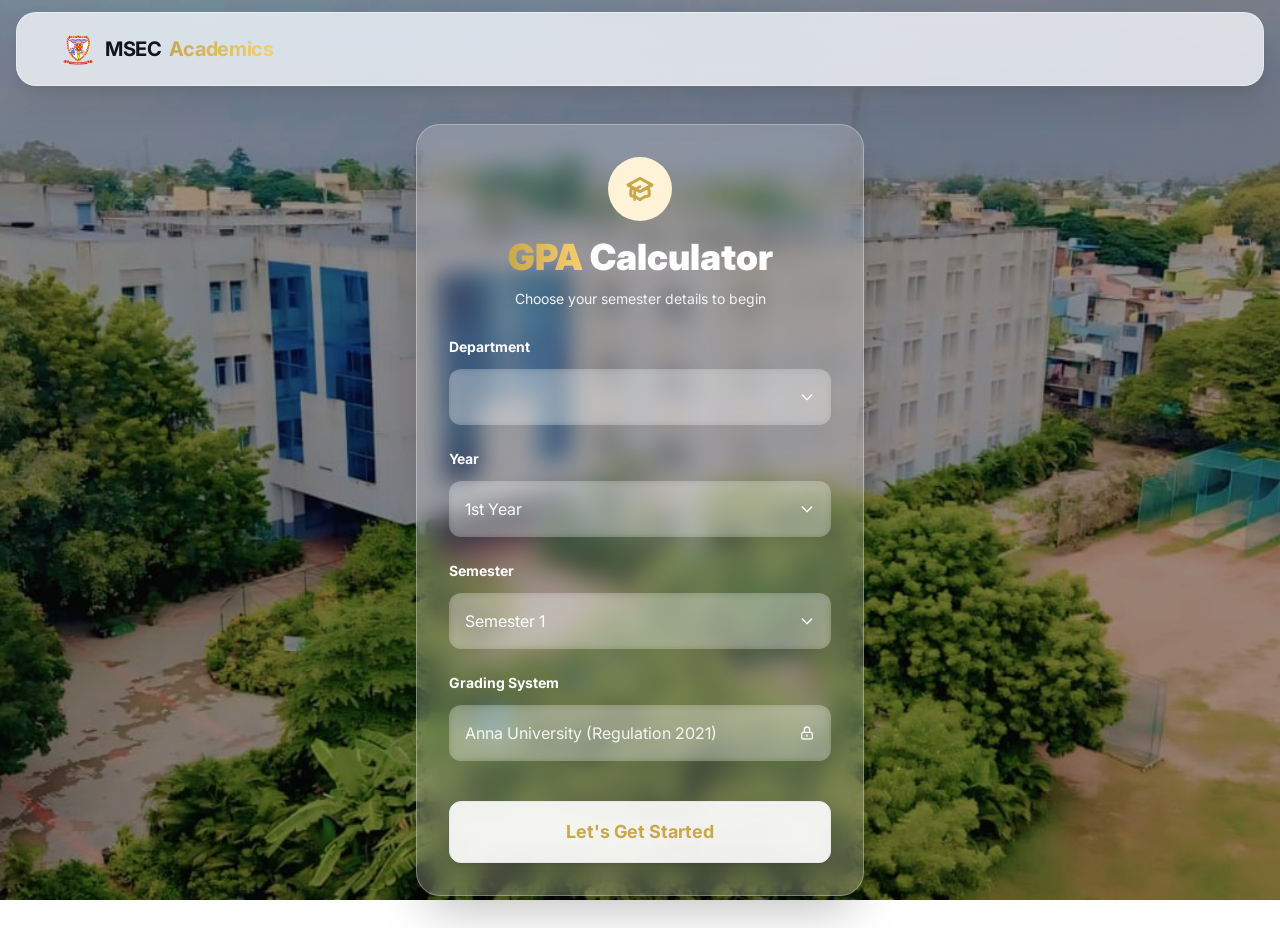
<file: index.html>
<!doctype html>
<html lang="en">

<head>
  <meta charset="utf-8" />
  <meta name="viewport" content="width=device-width,initial-scale=1,maximum-scale=1,user-scalable=no" />
  <title>MSEC Academics — GPA & CGPA Dashboard</title>
  <link rel="preconnect" href="https://fonts.googleapis.com">
  <link rel="preconnect" href="https://fonts.gstatic.com" crossorigin>
  <link
    href="https://fonts.googleapis.com/css2?family=Inter:wght@300;400;500;600;700;800&family=Manrope:wght@400;500;600;700;800&display=swap"
    rel="stylesheet">
  <link rel="icon" type="image/png" href="assets/images/mseclogo.png">
  <link rel="stylesheet" href="academics-tailwind.css">
  <link rel="stylesheet" href="styles.css?v=10">
</head>

<body>

  <!-- Top Navigation Bar (Floating pill — matches Academics-2) -->
  <header
    class="relative z-[150] glass-card rounded-2xl sm:rounded-[20px] flex items-center justify-between gap-3 sm:gap-4 px-3 sm:px-4 md:px-6 lg:px-8 xl:px-10 py-3 sm:py-4 mx-2 sm:mx-3 md:mx-4 top-2 sm:top-3 md:top-4"
    style="z-index: 150;">
    <div class="flex items-center gap-2 md:gap-3">
      <img src="assets/images/mseclogo.png" alt="MSEC Logo" class="h-8 w-8 md:h-10 md:w-10 object-contain">
      <h2 class="text-base sm:text-lg md:text-xl font-bold leading-tight tracking-[-0.015em] whitespace-nowrap">
        <span class="text-[#111418]">MSEC </span>
        <span class="wave-text pb-0.5" style="margin-left: 2px;">Academics</span>
      </h2>
    </div>
  </header>

  <!-- Intro Setup Overlay -->
  <div id="intro-overlay" class="intro-overlay active px-3 sm:px-4 py-6 sm:py-8">
    <div class="fixed inset-0 bg-black/40 z-0 pointer-events-none"></div>
    <div class="relative z-10 w-full max-w-md mx-auto mb-auto modal-gap">
      <div class="w-full relative z-10">
        <div
          class="backdrop-blur-md bg-white/20 border border-white/30 p-5 sm:p-8 rounded-2xl sm:rounded-3xl shadow-2xl relative overflow-hidden">
          <div class="text-center mb-6 sm:mb-8">
            <div
              class="inline-flex items-center justify-center w-14 h-14 sm:w-16 sm:h-16 bg-blue-100 rounded-full mb-4 sm:mb-6">
              <svg class="w-7 h-7 sm:w-8 sm:h-8 text-blue-600" fill="none" stroke="currentColor" viewBox="0 0 24 24"
                xmlns="http://www.w3.org/2000/svg">
                <path stroke-linecap="round" stroke-linejoin="round" stroke-width="2" d="M12 14l9-5-9-5-9 5 9 5z">
                </path>
                <path stroke-linecap="round" stroke-linejoin="round" stroke-width="2"
                  d="M12 14l6.16-3.422a12.083 12.083 0 01.665 6.479A11.952 11.952 0 0012 20.055a11.952 11.952 0 00-6.824-2.998 12.078 12.078 0 01.665-6.479L12 14z">
                </path>
                <path stroke-linecap="round" stroke-linejoin="round" stroke-width="2"
                  d="M12 14l9-5-9-5-9 5 9 5zm0 0l6.16-3.422a12.083 12.083 0 01.665 6.479A11.952 11.952 0 0012 20.055a11.952 11.952 0 00-6.824-2.998 12.078 12.078 0 01.665-6.479L12 14zm-4 6v-7.5l4-2.222">
                </path>
              </svg>
            </div>
            <h1 class="text-2xl sm:text-4xl font-black text-white mb-1.5 sm:mb-2"><span class="wave-text">GPA</span>
              Calculator</h1>
            <p class="text-gray-100 text-sm sm:text-lg">Choose your semester details to begin</p>
          </div>

          <div class="space-y-5 sm:space-y-6">
            <div class="relative">
              <label for="intro-dept" class="block text-sm font-bold text-white mb-3">Department</label>
              <div class="relative">
                <select id="intro-dept"
                  class="w-full pl-4 pr-10 py-3 sm:py-4 border-0 rounded-xl sm:rounded-2xl backdrop-blur-sm bg-white/20 border border-white/30 focus:ring-2 focus:ring-blue-300 focus:outline-none transition-all duration-200 text-white placeholder:text-gray-200 appearance-none text-ellipsis overflow-hidden whitespace-nowrap">
                  <option value="CSE" style="color:#1e293b;">Computer Science & Engineering (CSE)</option>
                  <option value="IT" style="color:#1e293b;">Information Technology (IT)</option>
                  <option value="ECE" style="color:#1e293b;">Electronics & Communication (ECE)</option>
                  <option value="EEE" style="color:#1e293b;">Electrical & Electronics Engineering (EEE)</option>
                  <option value="CIVIL" style="color:#1e293b;">Civil Engineering (CIVIL)</option>
                  <option value="MECH" style="color:#1e293b;">Mechanical Engineering (MECH)</option>
                  <option value="AIDS" style="color:#1e293b;">Artificial Intelligence & Data Science (AIDS)</option>
                  <option value="CUSTOM" style="color:#1e293b;">Custom Branch (Manually Enter)</option>
                </select>
                <div class="pointer-events-none absolute inset-y-0 right-0 flex items-center px-4 text-white">
                  <svg class="w-4 h-4" fill="none" stroke="currentColor" viewBox="0 0 24 24">
                    <path stroke-linecap="round" stroke-linejoin="round" stroke-width="2" d="M19 9l-7 7-7-7"></path>
                  </svg>
                </div>
              </div>
            </div>

            <div class="relative">
              <label for="intro-year" class="block text-sm font-bold text-white mb-3">Year</label>
              <div class="relative">
                <select id="intro-year"
                  class="w-full pl-4 pr-10 py-3 sm:py-4 border-0 rounded-xl sm:rounded-2xl backdrop-blur-sm bg-white/20 border border-white/30 focus:ring-2 focus:ring-blue-300 focus:outline-none transition-all duration-200 text-white placeholder:text-gray-200 appearance-none text-ellipsis overflow-hidden whitespace-nowrap">
                  <option value="1" style="color:#1e293b;">1st Year</option>
                  <option value="2" style="color:#1e293b;">2nd Year</option>
                  <option value="3" style="color:#1e293b;">3rd Year</option>
                  <option value="4" style="color:#1e293b;">4th Year</option>
                </select>
                <div class="pointer-events-none absolute inset-y-0 right-0 flex items-center px-4 text-white">
                  <svg class="w-4 h-4" fill="none" stroke="currentColor" viewBox="0 0 24 24">
                    <path stroke-linecap="round" stroke-linejoin="round" stroke-width="2" d="M19 9l-7 7-7-7"></path>
                  </svg>
                </div>
              </div>
            </div>

            <div class="relative">
              <label for="intro-sem" class="block text-sm font-bold text-white mb-3">Semester</label>
              <div class="relative">
                <select id="intro-sem"
                  class="w-full pl-4 pr-10 py-3 sm:py-4 border-0 rounded-xl sm:rounded-2xl backdrop-blur-sm bg-white/20 border border-white/30 focus:ring-2 focus:ring-blue-300 focus:outline-none transition-all duration-200 text-white placeholder:text-gray-200 appearance-none text-ellipsis overflow-hidden whitespace-nowrap">
                  <option value="1" style="color:#1e293b;">Semester 1</option>
                  <option value="2" style="color:#1e293b;">Semester 2</option>
                </select>
                <div class="pointer-events-none absolute inset-y-0 right-0 flex items-center px-4 text-white">
                  <svg class="w-4 h-4" fill="none" stroke="currentColor" viewBox="0 0 24 24">
                    <path stroke-linecap="round" stroke-linejoin="round" stroke-width="2" d="M19 9l-7 7-7-7"></path>
                  </svg>
                </div>
              </div>
            </div>

            <div>
              <label class="block text-sm font-bold text-white mb-3">Grading System</label>
              <div
                class="w-full px-4 py-3 sm:py-4 border-0 rounded-xl sm:rounded-2xl backdrop-blur-sm bg-white/20 border border-white/30 text-white/90 cursor-not-allowed select-none flex items-center justify-between">
                <span>Anna University (Regulation 2021)</span>
                <!-- Lock Icon -->
                <svg class="w-4 h-4 text-white/50" fill="none" stroke="currentColor" viewBox="0 0 24 24">
                  <path stroke-linecap="round" stroke-linejoin="round" stroke-width="2"
                    d="M12 15v2m-6 4h12a2 2 0 002-2v-6a2 2 0 00-2-2H6a2 2 0 00-2 2v6a2 2 0 002 2zm10-10V7a4 4 0 00-8 0v4h8z">
                  </path>
                </svg>
              </div>
              <input type="hidden" id="intro-scale" value="AU">
            </div>

            <div class="pt-4">
              <button id="btn-start"
                class="w-full py-3.5 sm:py-4 px-6 bg-white/90 backdrop-blur-md border border-white/50 text-blue-600 shadow-lg hover:bg-white hover:shadow-xl text-base sm:text-lg font-bold rounded-xl sm:rounded-2xl transition-all duration-300 md:hover:scale-105 cursor-pointer">
                Let's Get Started
              </button>
            </div>
          </div>
        </div>
      </div>
    </div>
  </div>

  <!-- Main Application (Hidden initially) -->
  <main id="main-app" class="page" style="display: none;">
    <!-- Tab Switcher (Segmented Control) -->
    <div class="segmented-control-container mt-6 sm:mt-10 mb-6">
      <div class="segmented-control">
        <div class="segmented-highlight" id="tab-highlight"></div>
        <div class="segmented-buttons">
          <button type="button" id="tab-btn-gpa" class="tab-btn active">Semester GPA Calculator</button>
          <button type="button" id="tab-btn-cgpa" class="tab-btn">Cumulative CGPA Tracker</button>
        </div>
      </div>
    </div>

    <!-- TAB 1: GPA PLANNER VIEW -->
    <section id="gpa-view" class="tab-view active-view">

      <!-- Preset Settings Card (Collapsible or just small display) -->
      <div class="card glass-card mb-6 flex-between">
        <div>
          <h3 class="text-lg font-bold text-primary" id="current-preset-title">Computer Science - Semester 1</h3>
          <p class="text-sm text-secondary" id="current-preset-scale">Anna University (10.0 Scale)</p>
        </div>
        <button id="btn-change-setup" class="btn-outline-blue text-sm px-4 py-2">Change Setup</button>
      </div>

      <!-- Main Course Planner Card -->
      <div class="card glass-card main-planner-card animate-fadeIn">
        <div class="card-header-bar flex-between flex-wrap gap-4 mb-6">
          <div class="header-left">
            <h2 class="text-xl font-bold text-primary">Course Grades Calculator</h2>
            <p class="text-secondary text-sm mt-1">Grades auto-save. Calculate your semester GPA.</p>
          </div>
        </div>

        <form id="gpa-form">
          <div class="table-responsive mb-4">
            <table id="courses-table" class="w-full">
              <thead>
                <tr>
                  <th style="width: 45%;">Course Name</th>
                  <th style="width: 15%;">Credits</th>
                  <th style="width: 20%;">Grade</th>
                  <th style="width: 12%; text-align: right;" class="hide-on-mobile">Points</th>
                  <th style="width: 8%;"></th>
                </tr>
              </thead>
              <tbody>
                <!-- Rows injected via JS -->
              </tbody>
            </table>
          </div>

          <div class="controls-row flex gap-3 flex-wrap">
            <button type="button" id="add-course" class="btn-outline-blue flex items-center gap-2">
              <svg viewBox="0 0 24 24" fill="none" width="18" height="18" stroke="currentColor" stroke-width="2.5">
                <path d="M12 5v14M5 12h14" stroke-linecap="round" />
              </svg>
              Add Custom Course
            </button>
            <button type="button" id="save-semester" class="btn-success flex items-center gap-2">
              <svg viewBox="0 0 24 24" fill="none" width="18" height="18" stroke="currentColor" stroke-width="2.5">
                <path d="M8 7H5a2 2 0 00-2 2v9a2 2 0 002 2h14a2 2 0 002-2V9a2 2 0 00-2-2h-3m-1 4l-3 3m0 0l-3-3m3 3V4"
                  stroke-linecap="round" stroke-linejoin="round" />
              </svg>
              Save
            </button>
            <button type="button" id="reset" class="btn-destructive flex items-center gap-2">
              <svg viewBox="0 0 24 24" fill="none" width="18" height="18" stroke="currentColor" stroke-width="2.5">
                <path
                  d="M19 7l-.867 12.142A2 2 0 0116.138 21H7.862a2 2 0 01-1.995-1.858L5 7m5 4v6m4-6v6m1-10V4a1 1 0 00-1-1h-4a1 1 0 00-1 1v3M4 7h16"
                  stroke-linecap="round" stroke-linejoin="round" />
              </svg>
              Reset Semester
            </button>
          </div>
        </form>

        <!-- Stats and Calculation Display (Glassmorphism Station Clock Card) -->
        <div class="station-clock-card mt-8">
          <div class="clock-accent-line"></div>
          <div class="clock-content text-center">
            <div class="clock-metric">
              <span class="metric-label text-xs font-bold uppercase tracking-widest text-slate-500">SEMESTER GPA</span>
              <div class="metric-value font-mono text-5xl font-black text-blue-600 my-2"
                style="text-shadow: 0 0 15px rgba(59, 130, 246, 0.2);" id="gpa-display">0.00</div>
            </div>

            <div class="clock-details flex justify-center gap-4 flex-wrap mt-2">
              <div class="detail-pill">
                <span class="label text-slate-500 text-sm">Total Credits:</span>
                <span class="value font-bold text-slate-800 text-sm" id="total-credits">0.00</span>
              </div>
              <div class="detail-pill">
                <span class="label text-slate-500 text-sm">Graded:</span>
                <span class="value font-bold text-slate-800 text-sm" id="graded-count">0/0</span>
              </div>
            </div>

            <!-- Grade Distribution -->
            <div
              style="margin-top:16px;background:linear-gradient(135deg,rgba(248,250,252,0.9),rgba(241,245,249,0.7));border:1px solid rgba(203,213,225,0.6);border-radius:14px;padding:16px;width:100%;box-shadow:0 1px 4px rgba(0,0,0,0.04);">
              <!-- Header -->
              <div style="display:flex;align-items:center;justify-content:space-between;margin-bottom:12px;">
                <div style="display:flex;align-items:center;gap:6px;">
                  <div
                    style="width:3px;height:14px;background:linear-gradient(to bottom,#3b82f6,#6366f1);border-radius:2px;">
                  </div>
                  <span
                    style="font-size:10px;font-weight:800;text-transform:uppercase;letter-spacing:0.1em;color:#64748b;">Grade
                    Distribution</span>
                </div>
                <span style="font-size:11px;color:#94a3b8;font-weight:600;" id="grade-dist-summary"></span>
              </div>

              <!-- Bars -->
              <div
                style="display:flex;align-items:flex-end;justify-content:space-around;gap:6px;height:90px;padding:0 4px;border-bottom:2px solid rgba(203,213,225,0.5);margin-bottom:2px;"
                id="grade-distribution-bars">
                <!-- Dynamically populated -->
              </div>

              <!-- Grade Range Button -->
              <div
                style="margin-top:14px;border-top:1px solid rgba(203,213,225,0.5);padding-top:12px;text-align:center;">
                <button id="view-grade-range-btn" type="button"
                  style="display:inline-flex;align-items:center;gap:6px;background:linear-gradient(135deg,#3b82f6,#6366f1);color:#fff;border:none;border-radius:10px;padding:8px 18px;font-size:12px;font-weight:700;cursor:pointer;letter-spacing:0.04em;box-shadow:0 2px 8px rgba(99,102,241,0.25);transition:all 0.2s;">
                  <svg width="14" height="14" fill="none" stroke="currentColor" stroke-width="2.5" viewBox="0 0 24 24">
                    <path stroke-linecap="round" stroke-linejoin="round"
                      d="M9 5H7a2 2 0 00-2 2v12a2 2 0 002 2h10a2 2 0 002-2V7a2 2 0 00-2-2h-2M9 5a2 2 0 002 2h2a2 2 0 002-2M9 5a2 2 0 012-2h2a2 2 0 012 2" />
                  </svg>
                  View Grade Range
                </button>
              </div>
            </div>
          </div>
        </div>
      </div>
    </section>

    <!-- TAB 2: CGPA TRACKER VIEW -->
    <section id="cgpa-view" class="tab-view">
      <div class="card glass-card cgpa-card animate-fadeIn">
        <div class="card-header-bar flex-between flex-wrap gap-4 mb-6">
          <div>
            <h2 class="text-xl font-bold text-primary">Cumulative GPA Tracker</h2>
            <p class="text-secondary text-sm mt-1">Combine your GPA across multiple semesters.</p>
          </div>
          <button type="button" id="cgpa-reset" class="btn-destructive text-sm px-4 py-2">Clear CGPA</button>
        </div>

        <div class="cgpa-layout-grid grid gap-6 md:grid-cols-2">
          <!-- Left: Inputs -->
          <div class="cgpa-inputs-panel">
            <div class="table-responsive">
              <table id="cgpa-table" class="w-full">
                <thead>
                  <tr>
                    <th>Semester</th>
                    <th>Credits</th>
                    <th>GPA Secured</th>
                    <th></th>
                  </tr>
                </thead>
                <tbody id="cgpa-tbody">
                  <!-- JS Injected -->
                </tbody>
              </table>
            </div>
            <button type="button" id="cgpa-add-row"
              class="btn-outline-blue w-full mt-4 flex justify-center items-center gap-2">
              <svg viewBox="0 0 24 24" fill="none" width="18" height="18" stroke="currentColor" stroke-width="2.5">
                <path d="M12 5v14M5 12h14" stroke-linecap="round" />
              </svg>
              Add Semester Row
            </button>
          </div>

          <!-- Right: Clock Stats -->
          <div class="cgpa-display-panel station-clock-card self-start">
            <div class="clock-accent-line" style="background: linear-gradient(90deg, #34d399, #10b981, #059669);"></div>
            <div class="clock-content text-center">
              <span class="metric-label text-xs font-bold uppercase tracking-widest text-slate-500">CUMULATIVE
                CGPA</span>
              <div class="metric-value font-mono text-5xl font-black text-emerald-600 my-2"
                style="text-shadow: 0 0 15px rgba(16, 185, 129, 0.2);" id="cgpa-display-val">0.00</div>

              <div class="cgpa-details mt-4 flex flex-col gap-2 items-center">
                <div class="detail-pill">
                  <span class="label text-slate-500 text-sm">Total CGPA Credits:</span>
                  <span class="value font-bold text-slate-800 text-sm" id="cgpa-total-credits">0.00</span>
                </div>
                <div class="detail-pill mt-1">
                  <span class="label text-slate-500 text-sm">Classification:</span>
                  <span class="value font-bold text-slate-800 text-sm" id="cgpa-class">—</span>
                </div>
              </div>

              <!-- Motivational Box -->
              <div
                class="cgpa-motivational-box mt-5 p-3 rounded-lg text-sm bg-emerald-500/10 border-l-4 border-emerald-500 text-slate-700 text-left"
                id="cgpa-status-box">
                No semester data added. Add semesters to calculate overall standing.
              </div>
            </div>
          </div>
        </div>
      </div>
    </section>

    <!-- Custom Toast -->
    <div id="toast" class="toast" role="status" aria-live="polite" hidden></div>

  </main>

  <!-- Confirm Modal -->
  <div id="modal" class="modal" aria-hidden="true">
    <div class="modal-panel animate-slideUp">
      <div class="modal-header flex items-center gap-3 mb-4">
        <span class="modal-icon text-2xl">⚠️</span>
        <h3 id="modal-title" class="text-lg font-bold text-primary">Confirm Action</h3>
      </div>
      <p id="modal-message" class="text-secondary mb-6 text-sm">Are you sure you want to proceed?</p>
      <div class="modal-actions flex justify-end gap-3">
        <button id="modal-cancel" class="btn-outline-gray px-4 py-2">Cancel</button>
        <button id="modal-confirm" class="btn-destructive px-4 py-2">Confirm</button>
      </div>
    </div>
  </div>

  <!-- Grade Range Modal -->
  <div id="grade-range-modal" aria-hidden="true"
    style="display:none;position:fixed;inset:0;z-index:500;align-items:center;justify-content:center;padding:16px;">
    <!-- Backdrop -->
    <div id="grade-range-backdrop"
      style="position:absolute;inset:0;background:rgba(15,23,42,0.55);backdrop-filter:blur(4px);-webkit-backdrop-filter:blur(4px);">
    </div>
    <!-- Panel -->
    <div
      style="position:relative;z-index:1;background:#fff;border-radius:20px;padding:24px;width:100%;max-width:480px;box-shadow:0 25px 60px rgba(0,0,0,0.2);animation:gradeModalIn 0.3s cubic-bezier(0.16,1,0.3,1) forwards;">
      <!-- Header -->
      <div style="display:flex;align-items:center;justify-content:space-between;margin-bottom:20px;">
        <div style="display:flex;align-items:center;gap:10px;">
          <div style="width:4px;height:20px;background:linear-gradient(to bottom,#3b82f6,#6366f1);border-radius:3px;">
          </div>
          <div>
            <h3 style="font-size:15px;font-weight:800;color:#0f172a;margin:0;">Grade Range</h3>
            <p style="font-size:11px;color:#94a3b8;font-weight:600;margin:2px 0 0;">Anna University · Regulation 2021
            </p>
          </div>
        </div>
        <button id="grade-range-close" type="button"
          style="width:32px;height:32px;border-radius:50%;background:#f1f5f9;border:none;cursor:pointer;display:flex;align-items:center;justify-content:center;color:#64748b;transition:all 0.2s;">
          <svg width="16" height="16" fill="none" stroke="currentColor" stroke-width="2.5" viewBox="0 0 24 24">
            <path stroke-linecap="round" stroke-linejoin="round" d="M6 18L18 6M6 6l12 12" />
          </svg>
        </button>
      </div>

      <!-- Grade Cards Grid -->
      <div style="display:grid;grid-template-columns:repeat(4,1fr);gap:8px;margin-bottom:16px;">

        <div
          style="display:flex;flex-direction:column;align-items:center;gap:4px;background:rgba(240,253,244,0.8);border-radius:12px;padding:10px 6px;border:1px solid rgba(110,231,183,0.5);">
          <div
            style="background:linear-gradient(135deg,#d1fae5,#a7f3d0);border:1px solid #6ee7b7;border-radius:8px;padding:5px 10px;font-weight:900;font-size:16px;color:#047857;width:100%;text-align:center;">
            O</div>
          <div style="font-size:10px;color:#64748b;font-weight:600;">91 – 100</div>
          <div style="font-size:18px;color:#059669;font-weight:900;line-height:1;">10</div>
          <div style="font-size:9px;color:#94a3b8;font-weight:500;">GPA Points</div>
        </div>

        <div
          style="display:flex;flex-direction:column;align-items:center;gap:4px;background:rgba(239,246,255,0.8);border-radius:12px;padding:10px 6px;border:1px solid rgba(147,197,253,0.5);">
          <div
            style="background:linear-gradient(135deg,#dbeafe,#bfdbfe);border:1px solid #93c5fd;border-radius:8px;padding:5px 10px;font-weight:900;font-size:16px;color:#1d4ed8;width:100%;text-align:center;">
            A+</div>
          <div style="font-size:10px;color:#64748b;font-weight:600;">81 – 90</div>
          <div style="font-size:18px;color:#2563eb;font-weight:900;line-height:1;">9</div>
          <div style="font-size:9px;color:#94a3b8;font-weight:500;">GPA Points</div>
        </div>

        <div
          style="display:flex;flex-direction:column;align-items:center;gap:4px;background:rgba(240,249,255,0.8);border-radius:12px;padding:10px 6px;border:1px solid rgba(125,211,252,0.5);">
          <div
            style="background:linear-gradient(135deg,#e0f2fe,#bae6fd);border:1px solid #7dd3fc;border-radius:8px;padding:5px 10px;font-weight:900;font-size:16px;color:#0369a1;width:100%;text-align:center;">
            A</div>
          <div style="font-size:10px;color:#64748b;font-weight:600;">71 – 80</div>
          <div style="font-size:18px;color:#3b82f6;font-weight:900;line-height:1;">8</div>
          <div style="font-size:9px;color:#94a3b8;font-weight:500;">GPA Points</div>
        </div>

        <div
          style="display:flex;flex-direction:column;align-items:center;gap:4px;background:rgba(238,242,255,0.8);border-radius:12px;padding:10px 6px;border:1px solid rgba(165,180,252,0.5);">
          <div
            style="background:linear-gradient(135deg,#e0e7ff,#c7d2fe);border:1px solid #a5b4fc;border-radius:8px;padding:5px 10px;font-weight:900;font-size:16px;color:#4338ca;width:100%;text-align:center;">
            B+</div>
          <div style="font-size:10px;color:#64748b;font-weight:600;">61 – 70</div>
          <div style="font-size:18px;color:#6366f1;font-weight:900;line-height:1;">7</div>
          <div style="font-size:9px;color:#94a3b8;font-weight:500;">GPA Points</div>
        </div>

        <div
          style="display:flex;flex-direction:column;align-items:center;gap:4px;background:rgba(245,243,255,0.8);border-radius:12px;padding:10px 6px;border:1px solid rgba(196,181,253,0.5);">
          <div
            style="background:linear-gradient(135deg,#ede9fe,#ddd6fe);border:1px solid #c4b5fd;border-radius:8px;padding:5px 10px;font-weight:900;font-size:16px;color:#6d28d9;width:100%;text-align:center;">
            B</div>
          <div style="font-size:10px;color:#64748b;font-weight:600;">56 – 60</div>
          <div style="font-size:18px;color:#7c3aed;font-weight:900;line-height:1;">6</div>
          <div style="font-size:9px;color:#94a3b8;font-weight:500;">GPA Points</div>
        </div>

        <div
          style="display:flex;flex-direction:column;align-items:center;gap:4px;background:rgba(255,247,237,0.8);border-radius:12px;padding:10px 6px;border:1px solid rgba(253,186,116,0.5);">
          <div
            style="background:linear-gradient(135deg,#ffedd5,#fed7aa);border:1px solid #fdba74;border-radius:8px;padding:5px 10px;font-weight:900;font-size:16px;color:#c2410c;width:100%;text-align:center;">
            C</div>
          <div style="font-size:10px;color:#64748b;font-weight:600;">50 – 55</div>
          <div style="font-size:18px;color:#ea580c;font-weight:900;line-height:1;">5</div>
          <div style="font-size:9px;color:#94a3b8;font-weight:500;">GPA Points</div>
        </div>

        <div
          style="display:flex;flex-direction:column;align-items:center;gap:4px;background:rgba(254,242,242,0.8);border-radius:12px;padding:10px 6px;border:1px solid rgba(252,165,165,0.5);">
          <div
            style="background:linear-gradient(135deg,#fee2e2,#fecaca);border:1px solid #fca5a5;border-radius:8px;padding:5px 10px;font-weight:900;font-size:16px;color:#b91c1c;width:100%;text-align:center;">
            U</div>
          <div style="font-size:10px;color:#64748b;font-weight:600;">&lt; 50</div>
          <div style="font-size:18px;color:#dc2626;font-weight:900;line-height:1;">0</div>
          <div style="font-size:9px;color:#94a3b8;font-weight:500;">GPA Points</div>
        </div>

      </div>

      <!-- Footer note -->
      <div
        style="background:linear-gradient(135deg,#f0f9ff,#e0f2fe);border-radius:10px;padding:10px 14px;display:flex;align-items:center;gap:8px;">
        <svg width="14" height="14" fill="none" stroke="#0369a1" stroke-width="2" viewBox="0 0 24 24">
          <path stroke-linecap="round" stroke-linejoin="round"
            d="M13 16h-1v-4h-1m1-4h.01M21 12a9 9 0 11-18 0 9 9 0 0118 0z" />
        </svg>
        <span style="font-size:10px;color:#0369a1;font-weight:600;">Grades SA and WD are excluded from GPA calculation
          per AU norms.</span>
      </div>
    </div>
  </div>

  <script src="courses_db.js"></script>
  <script src="script.js"></script>
</body>

</html>
</file>
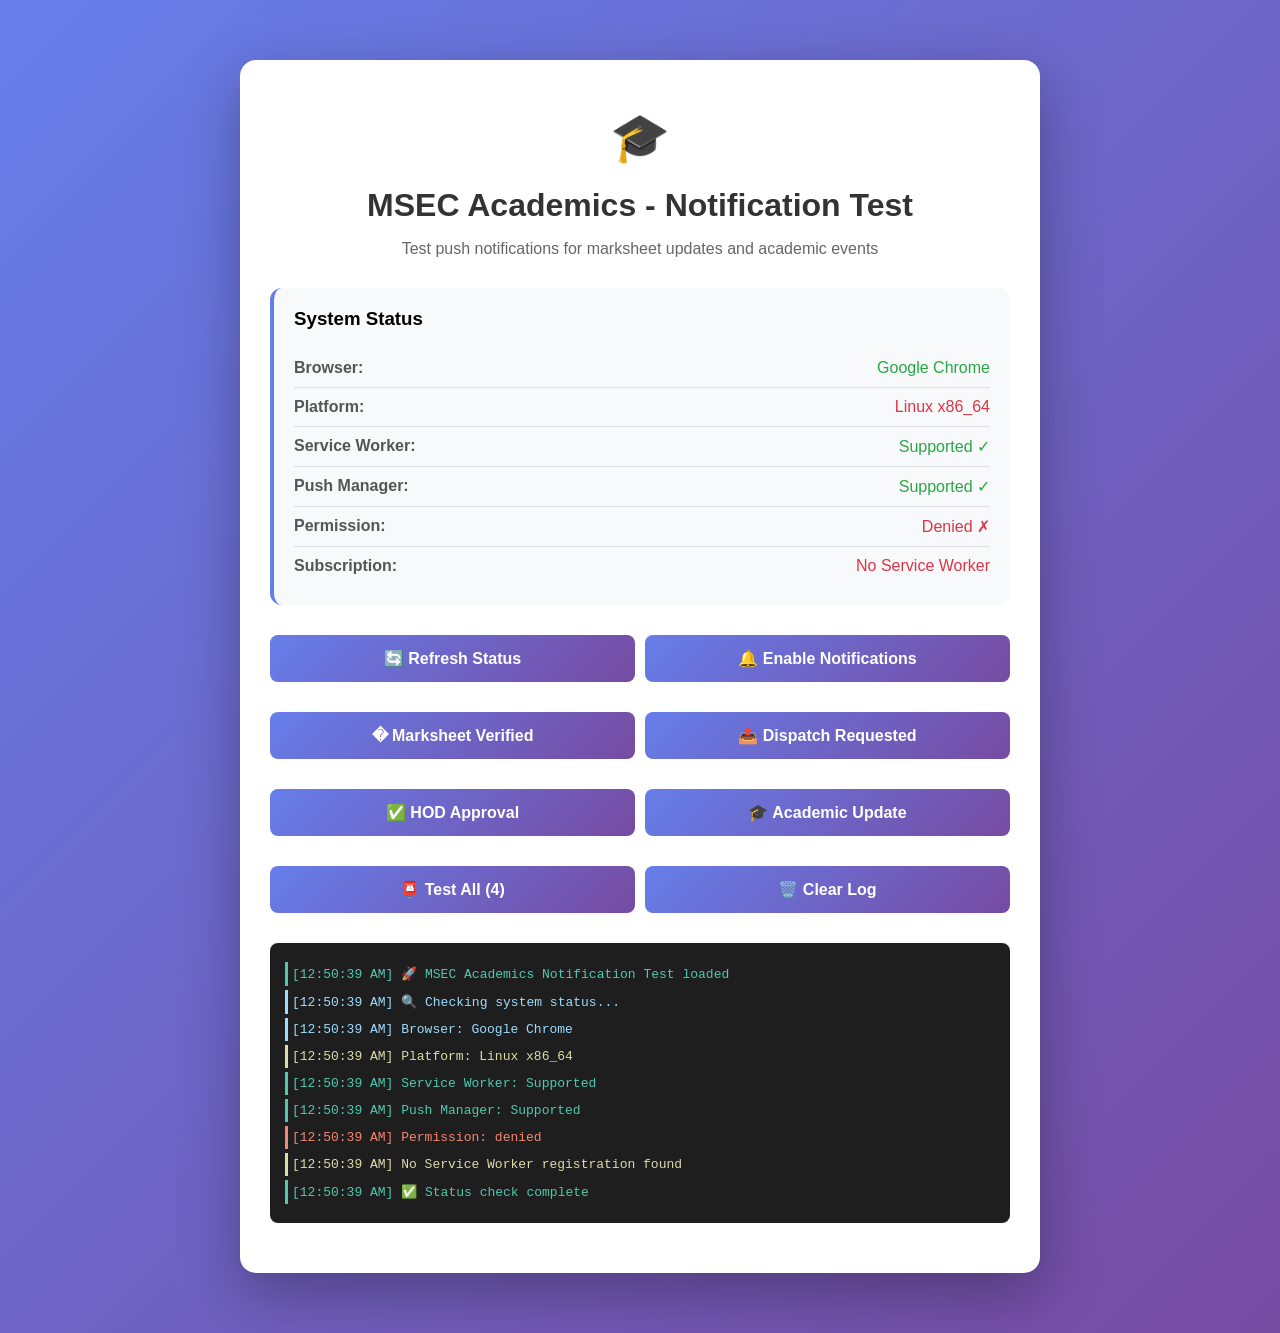
<file: assets/notification-test.html>
<!DOCTYPE html>
<html lang="en">
<head>
  <meta charset="UTF-8">
  <meta name="viewport" content="width=device-width, initial-scale=1.0">
  <title>Windows Notification Test - MSEC Academics</title>
  <style>
    body {
      font-family: 'Segoe UI', Tahoma, Geneva, Verdana, sans-serif;
      max-width: 800px;
      margin: 40px auto;
      padding: 20px;
      background: linear-gradient(135deg, #667eea 0%, #764ba2 100%);
      min-height: 100vh;
    }
    .container {
      background: white;
      border-radius: 16px;
      padding: 30px;
      box-shadow: 0 20px 60px rgba(0,0,0,0.3);
    }
    h1 {
      color: #333;
      text-align: center;
      margin-bottom: 10px;
    }
    .subtitle {
      text-align: center;
      color: #666;
      margin-bottom: 30px;
    }
    .status-box {
      background: #f8f9fa;
      border-radius: 12px;
      padding: 20px;
      margin: 20px 0;
      border-left: 4px solid #667eea;
    }
    .status-item {
      display: flex;
      justify-content: space-between;
      padding: 10px 0;
      border-bottom: 1px solid #e0e0e0;
    }
    .status-item:last-child {
      border-bottom: none;
    }
    .status-label {
      font-weight: 600;
      color: #555;
    }
    .status-value {
      font-weight: 500;
    }
    .status-ok {
      color: #28a745;
    }
    .status-error {
      color: #dc3545;
    }
    .status-warning {
      color: #ffc107;
    }
    button {
      background: linear-gradient(135deg, #667eea 0%, #764ba2 100%);
      color: white;
      border: none;
      padding: 14px 28px;
      border-radius: 8px;
      cursor: pointer;
      font-size: 16px;
      font-weight: 600;
      width: 100%;
      margin: 10px 0;
      transition: transform 0.2s, box-shadow 0.2s;
    }
    button:hover {
      transform: translateY(-2px);
      box-shadow: 0 4px 12px rgba(102, 126, 234, 0.4);
    }
    button:active {
      transform: translateY(0);
    }
    button:disabled {
      background: #ccc;
      cursor: not-allowed;
      transform: none;
    }
    .log {
      background: #1e1e1e;
      color: #d4d4d4;
      border-radius: 8px;
      padding: 15px;
      margin: 20px 0;
      max-height: 300px;
      overflow-y: auto;
      font-family: 'Courier New', monospace;
      font-size: 13px;
    }
    .log-entry {
      margin: 4px 0;
      padding: 4px;
      border-left: 3px solid transparent;
    }
    .log-success {
      color: #4ec9b0;
      border-left-color: #4ec9b0;
    }
    .log-error {
      color: #f48771;
      border-left-color: #f48771;
    }
    .log-info {
      color: #9cdcfe;
      border-left-color: #9cdcfe;
    }
    .log-warning {
      color: #dcdcaa;
      border-left-color: #dcdcaa;
    }
    .icon {
      font-size: 48px;
      text-align: center;
      margin: 20px 0;
    }
  </style>
</head>
<body>
  <div class="container">
    <div class="icon">🎓</div>
    <h1>MSEC Academics - Notification Test</h1>
    <p class="subtitle">Test push notifications for marksheet updates and academic events</p>

    <div class="status-box">
      <h3 style="margin-top:0;">System Status</h3>
      <div class="status-item">
        <span class="status-label">Browser:</span>
        <span class="status-value" id="browser">Checking...</span>
      </div>
      <div class="status-item">
        <span class="status-label">Platform:</span>
        <span class="status-value" id="platform">Checking...</span>
      </div>
      <div class="status-item">
        <span class="status-label">Service Worker:</span>
        <span class="status-value" id="sw-status">Checking...</span>
      </div>
      <div class="status-item">
        <span class="status-label">Push Manager:</span>
        <span class="status-value" id="push-status">Checking...</span>
      </div>
      <div class="status-item">
        <span class="status-label">Permission:</span>
        <span class="status-value" id="permission-status">Checking...</span>
      </div>
      <div class="status-item">
        <span class="status-label">Subscription:</span>
        <span class="status-value" id="subscription-status">Checking...</span>
      </div>
    </div>

    <div style="display: grid; grid-template-columns: 1fr 1fr; gap: 10px;">
      <button onclick="checkStatus()">🔄 Refresh Status</button>
      <button onclick="requestPermission()">🔔 Enable Notifications</button>
      <button onclick="testMarksheetNotification()">� Marksheet Verified</button>
      <button onclick="testDispatchNotification()">📤 Dispatch Requested</button>
      <button onclick="testApprovalNotification()">✅ HOD Approval</button>
      <button onclick="testAcademicNotification()">🎓 Academic Update</button>
      <button onclick="testMultipleAcademicNotifications()">📮 Test All (4)</button>
      <button onclick="clearLog()">🗑️ Clear Log</button>
    </div>

    <div class="log" id="log"></div>
  </div>

  <script>
    const log = (message, type = 'info') => {
      const logEl = document.getElementById('log');
      const entry = document.createElement('div');
      entry.className = `log-entry log-${type}`;
      const timestamp = new Date().toLocaleTimeString();
      entry.textContent = `[${timestamp}] ${message}`;
      logEl.appendChild(entry);
      logEl.scrollTop = logEl.scrollHeight;
      console.log(`[${type.toUpperCase()}] ${message}`);
    };

    const clearLog = () => {
      document.getElementById('log').innerHTML = '';
      log('Log cleared', 'info');
    };

    const updateStatus = (id, value, isOk) => {
      const el = document.getElementById(id);
      el.textContent = value;
      el.className = `status-value ${isOk ? 'status-ok' : isOk === false ? 'status-error' : 'status-warning'}`;
    };

    const checkStatus = async () => {
      log('🔍 Checking system status...', 'info');

      // Browser detection
      const ua = navigator.userAgent;
      let browser = 'Unknown';
      if (ua.includes('Edg')) browser = 'Microsoft Edge';
      else if (ua.includes('Chrome')) browser = 'Google Chrome';
      else if (ua.includes('Firefox')) browser = 'Mozilla Firefox';
      else if (ua.includes('Safari')) browser = 'Safari';
      updateStatus('browser', browser, true);
      log(`Browser: ${browser}`, 'info');

      // Platform
      const platform = navigator.platform || 'Unknown';
      const isWindows = platform.includes('Win') || ua.includes('Windows');
      updateStatus('platform', `${platform} ${isWindows ? '(Windows ✓)' : ''}`, isWindows);
      log(`Platform: ${platform}`, isWindows ? 'success' : 'warning');

      // Service Worker
      const swSupported = 'serviceWorker' in navigator;
      updateStatus('sw-status', swSupported ? 'Supported ✓' : 'Not Supported ✗', swSupported);
      log(`Service Worker: ${swSupported ? 'Supported' : 'Not Supported'}`, swSupported ? 'success' : 'error');

      // Push Manager
      const pushSupported = 'PushManager' in window;
      updateStatus('push-status', pushSupported ? 'Supported ✓' : 'Not Supported ✗', pushSupported);
      log(`Push Manager: ${pushSupported ? 'Supported' : 'Not Supported'}`, pushSupported ? 'success' : 'error');

      // Permission
      const permission = Notification.permission;
      const permissionMap = {
        'granted': { text: 'Granted ✓', ok: true },
        'denied': { text: 'Denied ✗', ok: false },
        'default': { text: 'Not Requested', ok: null }
      };
      const permInfo = permissionMap[permission] || { text: permission, ok: null };
      updateStatus('permission-status', permInfo.text, permInfo.ok);
      log(`Permission: ${permission}`, permInfo.ok ? 'success' : permInfo.ok === false ? 'error' : 'warning');

      // Subscription
      if (swSupported && pushSupported) {
        try {
          const registration = await navigator.serviceWorker.getRegistration();
          if (registration) {
            const subscription = await registration.pushManager.getSubscription();
            updateStatus('subscription-status', subscription ? 'Active ✓' : 'Not Subscribed', !!subscription);
            log(`Subscription: ${subscription ? 'Active' : 'Not Subscribed'}`, subscription ? 'success' : 'warning');
          } else {
            updateStatus('subscription-status', 'No Service Worker', false);
            log('No Service Worker registration found', 'warning');
          }
        } catch (error) {
          updateStatus('subscription-status', 'Error', false);
          log(`Error checking subscription: ${error.message}`, 'error');
        }
      } else {
        updateStatus('subscription-status', 'Not Available', false);
      }

      log('✅ Status check complete', 'success');
    };

    const requestPermission = async () => {
      log('📢 Requesting notification permission...', 'info');
      
      if (!('Notification' in window)) {
        log('❌ Notifications not supported', 'error');
        alert('Your browser does not support notifications');
        return;
      }

      if (Notification.permission === 'granted') {
        log('✅ Permission already granted', 'success');
        alert('✓ Notifications are already enabled!');
        return;
      }

      if (Notification.permission === 'denied') {
        log('❌ Permission denied - Please enable in browser settings', 'error');
        const browser = navigator.userAgent.includes('Edg') ? 'Edge' : 'Chrome';
        alert(`Notifications are blocked!\n\nTo enable:\n1. Click the lock icon in address bar\n2. Click "Permissions" or "Site settings"\n3. Set Notifications to "Allow"\n4. Refresh this page`);
        return;
      }

      try {
        const permission = await Notification.requestPermission();
        log(`Permission result: ${permission}`, permission === 'granted' ? 'success' : 'warning');
        
        if (permission === 'granted') {
          log('✅ Notifications enabled!', 'success');
          alert('✓ Notifications enabled successfully!');
          checkStatus();
        } else {
          log('⚠️ Permission not granted', 'warning');
        }
      } catch (error) {
        log(`❌ Error: ${error.message}`, 'error');
        alert('Error: ' + error.message);
      }
    };

    const testMarksheetNotification = async () => {
      log('� Testing marksheet verification notification...', 'info');

      if (Notification.permission !== 'granted') {
        log('❌ Permission not granted', 'error');
        alert('Please enable notifications first!');
        return;
      }

      try {
        let registration = await navigator.serviceWorker.getRegistration();
        
        if (!registration) {
          log('📝 Registering service worker...', 'info');
          registration = await navigator.serviceWorker.register('/service-worker.js');
          await navigator.serviceWorker.ready;
          log('✅ Service worker registered', 'success');
        }

        await registration.showNotification('📋 Marksheet Verified', {
          body: 'Your marksheet has been verified by the staff member.\nCS-2024-001 | Total Marks: 95/100',
          icon: '/images/android-chrome-192x192.png',
          badge: '/images/favicon-32x32.png',
          tag: 'marksheet-verified-' + Date.now(),
          requireInteraction: false,
          renotify: true,
          timestamp: Date.now()
        });

        log('✅ Marksheet verification notification sent', 'success');
      } catch (error) {
        log(`❌ Error: ${error.message}`, 'error');
        alert('Error: ' + error.message);
      }
    };

    const testDispatchNotification = async () => {
      log('📤 Testing dispatch request notification...', 'info');

      if (Notification.permission !== 'granted') {
        log('❌ Permission not granted', 'error');
        alert('Please enable notifications first!');
        return;
      }

      try {
        let registration = await navigator.serviceWorker.getRegistration();
        
        if (!registration) {
          registration = await navigator.serviceWorker.register('/service-worker.js');
          await navigator.serviceWorker.ready;
        }

        await registration.showNotification('📤 Dispatch Request', {
          body: 'Marksheet dispatch has been requested for Mid Term Exam.\n15 marksheets queued for WhatsApp delivery',
          icon: '/images/android-chrome-192x192.png',
          badge: '/images/favicon-32x32.png',
          tag: 'dispatch-request-' + Date.now(),
          requireInteraction: false,
          renotify: true,
          timestamp: Date.now()
        });

        log('✅ Dispatch request notification sent', 'success');
      } catch (error) {
        log(`❌ Error: ${error.message}`, 'error');
        alert('Error: ' + error.message);
      }
    };

    const testApprovalNotification = async () => {
      log('✅ Testing HOD approval notification...', 'info');

      if (Notification.permission !== 'granted') {
        log('❌ Permission not granted', 'error');
        alert('Please enable notifications first!');
        return;
      }

      try {
        let registration = await navigator.serviceWorker.getRegistration();
        
        if (!registration) {
          registration = await navigator.serviceWorker.register('/service-worker.js');
          await navigator.serviceWorker.ready;
        }

        await registration.showNotification('✅ Approved by HOD', {
          body: 'Your marksheet dispatch request has been approved.\n12 marksheets approved | Ready for dispatch',
          icon: '/images/android-chrome-192x192.png',
          badge: '/images/favicon-32x32.png',
          tag: 'hod-approval-' + Date.now(),
          requireInteraction: false,
          renotify: true,
          timestamp: Date.now()
        });

        log('✅ HOD approval notification sent', 'success');
      } catch (error) {
        log(`❌ Error: ${error.message}`, 'error');
        alert('Error: ' + error.message);
      }
    };

    const testAcademicNotification = async () => {
      log('🎓 Testing academic update notification...', 'info');

      if (Notification.permission !== 'granted') {
        log('❌ Permission not granted', 'error');
        alert('Please enable notifications first!');
        return;
      }

      try {
        let registration = await navigator.serviceWorker.getRegistration();
        
        if (!registration) {
          registration = await navigator.serviceWorker.register('/service-worker.js');
          await navigator.serviceWorker.ready;
        }

        await registration.showNotification('🎓 Academic Update', {
          body: 'New examination schedule: Final Year End Exam\nScheduled for: December 15 - 30, 2025',
          icon: '/images/android-chrome-192x192.png',
          badge: '/images/favicon-32x32.png',
          tag: 'academic-update-' + Date.now(),
          requireInteraction: false,
          renotify: true,
          timestamp: Date.now()
        });

        log('✅ Academic update notification sent', 'success');
      } catch (error) {
        log(`❌ Error: ${error.message}`, 'error');
        alert('Error: ' + error.message);
      }
    };

    const testMultipleAcademicNotifications = async () => {
      log('📮 Testing multiple MSEC academic notifications...', 'info');

      if (Notification.permission !== 'granted') {
        log('❌ Permission not granted', 'error');
        alert('Please enable notifications first!');
        return;
      }

      const notifications = [
        { title: '📋 Marksheet Verified', body: 'Your marksheet for Mid Term has been verified.\nTotal: 87/100 | Grade: A', delay: 0 },
        { title: '📤 Dispatch Queued', body: 'Marksheet dispatch request sent to HOD for approval.\n5 marksheets pending', delay: 1000 },
        { title: '✅ Approved by HOD', body: 'HOD has approved your dispatch request!\nDispatch begins shortly', delay: 2000 },
        { title: '🎓 Marks Dispatched', body: 'Marksheets have been sent via WhatsApp to all students.\nDelivery: 23 Nov 2025 at 2:30 PM', delay: 3000 }
      ];

      for (let i = 0; i < notifications.length; i++) {
        const notif = notifications[i];
        setTimeout(() => {
          try {
            new Notification(notif.title, {
              body: notif.body,
              icon: '/images/android-chrome-192x192.png',
              badge: '/images/favicon-32x32.png',
              tag: `msec-workflow-${Date.now()}-${i}`,
              requireInteraction: false,
              timestamp: Date.now()
            });
            log(`✅ Sent: ${notif.title}`, 'success');
          } catch (error) {
            log(`❌ Failed to send ${notif.title}: ${error.message}`, 'error');
          }
        }, notif.delay);
      }

      log('📮 Sending 4 MSEC academic workflow notifications with 1s intervals...', 'info');
    };

    // Initial status check
    window.addEventListener('load', () => {
      log('🚀 MSEC Academics Notification Test loaded', 'success');
      checkStatus();
    });
  </script>
</body>
</html>
</file>
<file: styles.css>
/* MSEC Academics — Academics-2 Light Glassmorphism Theme */

:root {
  /* Colors */
  --primary-color: #2563eb; /* blue-600 */
  --primary-hover: #1d4ed8;
  --success-color: #10b981; /* emerald-500 */
  --danger-color: #ef4444; /* red-500 */
  --danger-hover: #dc2626;

  /* Typography */
  --font-display: 'Manrope', 'Inter', system-ui, sans-serif;
  --font-body: 'Inter', system-ui, sans-serif;

  /* Text Colors */
  --text-primary: #0f172a; /* slate-900 */
  --text-secondary: #64748b; /* slate-500 */

  /* Glass Effects */
  --glass-bg: rgba(255, 255, 255, 0.9);
  --glass-border: rgba(255, 255, 255, 0.5);
  --glass-shadow: 0 4px 20px -2px rgba(0, 0, 0, 0.1);

  /* Gold Theme Colors */
  --theme-gold-600: #C9A84C;
  --theme-gold-300: #F5D06E;
}

* {
  box-sizing: border-box;
  margin: 0;
  padding: 0;
}

html, body {
  overflow: visible !important;
  height: auto !important;
  overscroll-behavior: none;
}

body {
  margin: 0;
  min-height: 100vh;
  font-family: var(--font-body);
  color: var(--text-primary);
  background: linear-gradient(135deg, #fdfbf7 0%, #fcf7e6 50%, #f9eed2 100%);
  background-attachment: fixed;
  -webkit-font-smoothing: antialiased;
  padding: 0;
  position: relative;
}

/* Global backdrop blur effect removed to match the sharp background in the reference */

/* Utilities */
.text-center { text-align: center; }
.text-left { text-align: left; }
.flex { display: flex; }
.flex-col { display: flex; flex-direction: column; }
.items-center { align-items: center; }
.justify-center { justify-center: center; }
.justify-end { justify-content: flex-end; }
.flex-between { display: flex; justify-content: space-between; align-items: center; }
.flex-wrap { flex-wrap: wrap; }
.gap-2 { gap: 0.5rem; }
.gap-3 { gap: 0.75rem; }
.gap-4 { gap: 1rem; }
.gap-6 { gap: 1.5rem; }
.mt-1 { margin-top: 0.25rem; }
.mt-2 { margin-top: 0.5rem; }
.mt-4 { margin-top: 1rem; }
.mt-5 { margin-top: 1.25rem; }
.mt-6 { margin-top: 1.5rem; }
.mt-8 { margin-top: 2rem; }
.mb-4 { margin-bottom: 1rem; }
.mb-6 { margin-bottom: 1.5rem; }
.p-3 { padding: 0.75rem; }
.px-4 { padding-left: 1rem; padding-right: 1rem; }
.py-2 { padding-top: 0.5rem; padding-bottom: 0.5rem; }
.w-full { width: 100%; }
.max-w-sm { max-width: 24rem; }
.mx-auto { margin-left: auto; margin-right: auto; }
.inline-block { display: inline-block; }
.text-xs { font-size: 0.75rem; }
.text-sm { font-size: 0.875rem; }
.text-lg { font-size: 1.125rem; }
.text-xl { font-size: 1.25rem; }
.text-3xl { font-size: 1.875rem; }
.text-5xl { font-size: 3rem; }
.font-mono { font-family: ui-monospace, SFMono-Regular, Menlo, Monaco, Consolas, monospace; }
.font-bold { font-weight: 700; }
.font-black { font-weight: 900; }
.uppercase { text-transform: uppercase; }
.tracking-widest { letter-spacing: 0.1em; }
.text-primary { color: var(--text-primary); }
.text-secondary { color: var(--text-secondary); }
.text-blue-600 { color: #2563eb; }
.text-blue-400 { color: #60a5fa; }
.text-emerald-400 { color: #34d399; }
.text-gray-400 { color: #9ca3af; }
.text-gray-300 { color: #d1d5db; }
.text-white { color: #ffffff; }
.bg-black\/30 { background-color: rgba(0, 0, 0, 0.3); }
.bg-black\/20 { background-color: rgba(0, 0, 0, 0.2); }
.rounded-xl { border-radius: 0.75rem; }
.rounded-lg { border-radius: 0.5rem; }
.border-l-4 { border-left-width: 4px; }
.border-emerald-500 { border-color: #10b981; }

.grid { display: grid; }
@media (min-width: 768px) {
  .md\:grid-cols-2 { grid-template-columns: repeat(2, minmax(0, 1fr)); }
}

/* Animations */
@keyframes fadeIn {
  from { opacity: 0; }
  to { opacity: 1; }
}
@keyframes slideUpMobile {
  from { transform: translateY(100%); opacity: 0; }
  to { transform: translateY(0); opacity: 1; }
}
@keyframes slideUpDesktop {
  from { transform: translateY(20px) scale(0.95); opacity: 0; }
  to { transform: translateY(0) scale(1); opacity: 1; }
}

.animate-fadeIn { animation: fadeIn 0.4s ease-out forwards; }
.animate-slideUpMobile { animation: slideUpMobile 0.4s cubic-bezier(0.16, 1, 0.3, 1) forwards; }
.animate-slideUp { animation: slideUpDesktop 0.4s cubic-bezier(0.16, 1, 0.3, 1) forwards; }

/* The "Wave Text" */
.wave-text {
  background: linear-gradient(90deg, var(--theme-gold-600), var(--theme-gold-300), var(--theme-gold-600), var(--theme-gold-300));
  background-size: 300% 100%;
  -webkit-background-clip: text;
  background-clip: text;
  -webkit-text-fill-color: transparent;
  animation: wave-animation 3s ease-in-out infinite;
  transition: all 0.3s ease;
}

.glass-card {
  background: rgba(255, 255, 255, 0.75);
  -webkit-backdrop-filter: saturate(180%) blur(20px);
  backdrop-filter: saturate(180%) blur(20px);
  border: 1px solid rgba(255, 255, 255, 0.4);
  box-shadow: 0 20px 40px rgba(17, 17, 23, 0.1), 0 8px 16px rgba(17, 17, 23, 0.06);
  transition: all 0.3s ease;
}

/* Fix for custom dropdown arrows */
select {
  -webkit-appearance: none;
  -moz-appearance: none;
  appearance: none;
}

.glass-card:hover {
  background: rgba(255, 255, 255, 0.85);
  box-shadow: 0 25px 50px rgba(17, 17, 23, 0.15), 0 12px 24px rgba(17, 17, 23, 0.1);
}

@keyframes wave-animation {
  0% { background-position: 0% 50%; }
  50% { background-position: 100% 50%; }
  100% { background-position: 0% 50%; }
}

/* Top Navigation Bar */
.top-nav {
  position: absolute;
  top: 16px;
  left: 16px;
  right: 16px;
  z-index: 100;
}
.glass-header {
  background: rgba(255, 255, 255, 0.75);
  backdrop-filter: saturate(180%) blur(20px);
  -webkit-backdrop-filter: saturate(180%) blur(20px);
  border: 1px solid rgba(255, 255, 255, 0.4);
  box-shadow: 0 20px 40px rgba(17, 17, 23, 0.1), 0 8px 16px rgba(17, 17, 23, 0.06);
  border-radius: 20px;
  transition: all 0.3s ease;
}
.glass-modal {
  background: rgba(255, 255, 255, 0.2) !important;
  backdrop-filter: blur(24px) !important;
  -webkit-backdrop-filter: blur(24px) !important;
  border: 1px solid rgba(255, 255, 255, 0.3) !important;
  box-shadow: 0 25px 50px -12px rgba(0, 0, 0, 0.25) !important;
}
.nav-logo {
  height: 28px;
  width: auto;
}
.nav-brand {
  font-family: var(--font-display);
  font-size: 1.05rem;
}
.text-slate-800 { color: #1e293b; }
.nav-brand-highlight {
  color: var(--theme-gold-600);
  font-weight: 700;
}

/* Intro Overlay */
.intro-overlay {
  position: relative;
  min-height: 100vh;
  margin-top: -100px;
  padding-top: 100px;
  z-index: 50;
  display: flex;
  flex-direction: column;
  background-image: url('./assets/images/campus.jpeg');
  background-size: cover;
  background-position: center;
  background-attachment: fixed;
  background-repeat: no-repeat;
  transition: opacity 0.4s ease, visibility 0.4s ease;
}
.modal-gap {
  margin-top: 40px;
}
@media (min-width: 640px) {
  .modal-gap {
    margin-top: 50px;
  }
}

.intro-overlay.hidden {
  opacity: 0;
  visibility: hidden;
  pointer-events: none;
}

.intro-modal {
  background-color: rgba(255, 255, 255, 0.2);
  backdrop-filter: blur(12px);
  -webkit-backdrop-filter: blur(12px);
  border: 1px solid rgba(255, 255, 255, 0.3);
  width: 100%;
  max-width: 448px;
  border-radius: 24px 24px 0 0;
  padding: 32px 24px;
  box-shadow: 0 25px 50px -12px rgba(0, 0, 0, 0.25);
  color: white;
  animation: slideUpMobile 0.4s cubic-bezier(0.16, 1, 0.3, 1) forwards;
}

.intro-modal .text-primary {
  color: white;
}
.intro-modal .text-secondary {
  color: rgba(255, 255, 255, 0.7);
}

@media (min-width: 768px) {
  .intro-overlay {
    align-items: center; /* Center for desktop */
  }
  .intro-modal {
    border-radius: 24px;
    padding: 32px;
    animation: slideUpDesktop 0.4s cubic-bezier(0.16, 1, 0.3, 1) forwards;
  }
}

.form-grid {
  display: flex;
  flex-direction: column;
  gap: 16px;
}
.form-group {
  display: flex;
  flex-direction: column;
  gap: 6px;
}
.form-group label {
  font-size: 0.85rem;
  font-weight: 700;
  color: rgba(255, 255, 255, 0.85); /* Changed for dark background */
}

/* Base input styling for main app */
.premium-input {
  width: 100%;
  padding: 14px 16px;
  border: 1px solid #e2e8f0;
  border-radius: 12px;
  background: #f8fafc;
  color: var(--text-primary);
  font-size: 0.95rem;
  font-weight: 500;
  transition: all 0.2s ease;
  outline: none;
  font-family: var(--font-body);
}

/* Glass inputs specifically for the dark modal */
.intro-modal .premium-input {
  background-color: rgba(255, 255, 255, 0.2);
  border: 1px solid rgba(255, 255, 255, 0.3);
  color: white;
  backdrop-filter: blur(4px);
  -webkit-backdrop-filter: blur(4px);
  transition: all 0.2s ease;
}
.intro-modal .premium-input option {
  background: #1e293b; /* Dark background for dropdown options */
  color: white;
}
.intro-modal .premium-input::placeholder {
  color: #e5e7eb; /* text-gray-200 */
}
.intro-modal .premium-input:focus {
  border-color: transparent;
  outline: none;
  box-shadow: 0 0 0 2px #93c5fd; /* focus:ring-blue-300 */
}

.premium-input:focus {
  border-color: #3b82f6;
  background: #ffffff;
  box-shadow: 0 0 0 4px rgba(59, 130, 246, 0.1);
}

.small-input {
  padding: 8px 12px;
}

/* Buttons */
.btn-glow-gold {
  width: 100%;
  padding: 16px;
  border: none;
  font-weight: 700;
  font-size: 1.1rem;
  border-radius: 16px;
  cursor: pointer;
  background: linear-gradient(to right, var(--theme-gold-600), var(--theme-gold-300), var(--theme-gold-600));
  background-size: 200% 100%;
  color: #1a1a1a;
  box-shadow: 0 0 20px rgba(201, 168, 76, 0.4);
  transition: all 0.3s ease;
  font-family: var(--font-display);
  animation: bg-pan-x 4s linear infinite;
}
.btn-glow-gold:hover {
  transform: translateY(-2px);
  box-shadow: 0 5px 25px rgba(201, 168, 76, 0.6);
}
@keyframes bg-pan-x {
  0% { background-position: 100% 0; }
  100% { background-position: -100% 0; }
}

.btn-outline-blue {
  background: white;
  color: var(--primary-color);
  border: 2px solid var(--primary-color);
  border-radius: 12px;
  font-weight: 600;
  cursor: pointer;
  padding: 10px 16px;
  transition: all 0.2s ease;
  box-shadow: 0 2px 4px rgba(37, 99, 235, 0.1);
}
.btn-outline-blue:hover {
  background: var(--primary-color);
  color: white;
  transform: translateY(-1px);
  box-shadow: 0 4px 12px rgba(37, 99, 235, 0.2);
}

.btn-destructive {
  background: white;
  color: var(--danger-color);
  border: 2px solid var(--danger-color);
  border-radius: 12px;
  font-weight: 600;
  cursor: pointer;
  padding: 10px 16px;
  transition: all 0.2s ease;
}
.btn-destructive:hover {
  background: var(--danger-color);
  color: white;
  transform: translateY(-1px);
  box-shadow: 0 4px 12px rgba(239, 68, 68, 0.2);
}

.btn-success {
  background: white;
  color: var(--success-color);
  border: 2px solid var(--success-color);
  border-radius: 12px;
  font-weight: 600;
  cursor: pointer;
  padding: 10px 16px;
  transition: all 0.2s ease;
  box-shadow: 0 2px 4px rgba(16, 185, 129, 0.1);
}
.btn-success:hover {
  background: var(--success-color);
  color: white;
  transform: translateY(-1px);
  box-shadow: 0 4px 12px rgba(16, 185, 129, 0.2);
}


.btn-outline-gray {
  background: transparent;
  color: var(--text-secondary);
  border: 1px solid #cbd5e1;
  border-radius: 12px;
  font-weight: 600;
  cursor: pointer;
  transition: background 0.2s;
}
.btn-outline-gray:hover {
  background: #f1f5f9;
}

/* Glass Cards */
.card {
  background: var(--glass-bg);
  border-radius: 24px;
  padding: 24px;
  box-shadow: var(--glass-shadow);
  border: 1px solid var(--glass-border);
  backdrop-filter: blur(16px);
  -webkit-backdrop-filter: blur(16px);
}

.page {
  max-width: 960px;
  margin: 0 auto;
  padding: 0 8px;
  padding-bottom: 20px !important;
}

/* Grade Range Modal Animation */
@keyframes gradeModalIn {
  from { opacity: 0; transform: scale(0.92) translateY(16px); }
  to   { opacity: 1; transform: scale(1) translateY(0); }
}

@media (max-width: 640px) {
  .card { 
    padding: 16px; 
    border-radius: 16px; 
    margin-left: 8px;
    margin-right: 8px;
  }
  .station-clock-card {
    padding: 16px;
  }
  .hide-on-mobile {
    display: none !important;
  }
  /* Premium Card Layout for Tables on Mobile (Academics-2 Match) */
  table, thead, tbody, th, td, tr {
    display: block;
    width: 100%;
  }
  thead { display: none; }
  tr {
    display: flex;
    flex-direction: column;
    background: #ffffff;
    border-radius: 16px;
    padding: 20px;
    margin-bottom: 16px;
    border: 1px solid #f1f5f9;
    box-shadow: 0 2px 10px rgba(0,0,0,0.03);
    position: relative;
    gap: 8px;
  }
  td {
    border: none !important;
    padding: 0 !important;
    display: flex;
    align-items: center;
  }
  /* First column (Course Name) styled as Card Title */
  tr td:first-child {
    width: 100%;
    margin-bottom: 8px;
  }
  tr td:first-child input {
    font-family: var(--font-display);
    font-size: 1rem !important;
    font-weight: 600 !important;
    color: #0f172a !important;
    border: 1px solid #e2e8f0 !important;
    background: #f8fafc !important;
    padding: 10px 12px !important;
    border-radius: 8px !important;
    width: 100%;
    letter-spacing: 0.2px;
    transition: all 0.2s;
  }
  tr td:first-child input:focus {
    border: 1px solid var(--primary-color) !important;
    background: #ffffff !important;
    box-shadow: 0 0 0 3px rgba(37, 99, 235, 0.1);
    outline: none;
  }
  
  /* Read-only Predefined Course Names */
  tr td:first-child input[readonly] {
    border: 1px solid transparent !important;
    background: transparent !important;
    padding: 8px 0 !important;
    cursor: default;
    /* Allows native horizontal swiping/scrolling for long names */
  }
  tr td:first-child input[readonly]:focus {
    box-shadow: none !important;
    border: 1px solid transparent !important;
    background: transparent !important;
  }
  
  /* Middle columns (Credits/Grade) stacked text-style */
  tr td:not(:first-child):not(:last-child) {
    width: 100%;
    margin-bottom: 4px;
  }
  /* Dynamic Labels */
  tr td:nth-child(2)::before {
    content: "Credits:";
    font-size: 0.85rem;
    color: #64748b;
    margin-right: auto;
    font-weight: 600;
  }
  tr td:nth-child(3)::before {
    content: "Grade:";
    font-size: 0.85rem;
    color: #64748b;
    margin-right: auto;
    font-weight: 600;
  }
  /* Override for CGPA table — 3rd column is GPA, not Grade */
  #cgpa-table tr td:nth-child(3)::before {
    content: "GPA:";
  }
  /* Clean inputs with subtle borders */
  tr td:not(:first-child):not(:last-child) input,
  tr td:not(:first-child):not(:last-child) select { 
    font-family: var(--font-body);
    font-size: 0.95rem !important; 
    font-weight: 600 !important;
    color: #334155 !important;
    padding: 6px 12px !important; 
    border: 1px solid #e2e8f0 !important;
    background: #f8fafc !important;
    border-radius: 6px !important;
    width: auto;
    min-width: 90px;
    cursor: pointer;
    text-align: right;
  }
  tr td:not(:first-child):not(:last-child) input:focus,
  tr td:not(:first-child):not(:last-child) select:focus {
    border-color: var(--primary-color) !important;
    box-shadow: 0 0 0 3px rgba(37, 99, 235, 0.1);
    outline: none;
  }
  
  /* Read-only Predefined Credits */
  tr td:not(:first-child):not(:last-child) input[readonly] {
    border: 1px solid transparent !important;
    background: transparent !important;
    padding: 6px 0 !important;
    cursor: default;
    color: #0f172a !important;
    font-size: 1rem !important;
    font-weight: 600 !important;
  }
  tr td:not(:first-child):not(:last-child) input[readonly]:focus {
    box-shadow: none !important;
    border: 1px solid transparent !important;
  }
  
  /* Delete button styled as Badge in top right */
  tr td:last-child {
    display: none !important; /* Hidden on mobile in favor of swipe-to-delete */
  }
  .page {
    padding: 0;
  }
  /* Reduce Tab Buttons on Mobile */
  .tab-btn {
    font-size: 0.8rem !important;
    padding: 8px 4px !important;
  }
  /* Reduce Preset Title and Button on Mobile */
  #current-preset-title {
    font-size: 1rem !important;
    line-height: 1.2 !important;
  }
  #current-preset-scale {
    font-size: 0.75rem !important;
  }
  #btn-change-setup {
    font-size: 0.75rem !important;
    padding: 6px 12px !important;
    white-space: nowrap;
    flex-shrink: 0;
  }
  .flex-between {
    gap: 8px;
  }
}

/* Tab Switcher */
.segmented-control-container {
  display: flex;
  justify-content: center;
}
.segmented-control {
  position: relative;
  background: white;
  padding: 4px;
  border-radius: 16px;
  border: 1px solid #e2e8f0;
  box-shadow: 0 2px 8px rgba(0,0,0,0.05);
  display: inline-flex;
}
.segmented-highlight {
  position: absolute;
  top: 4px;
  bottom: 4px;
  width: calc(50% - 4px);
  background: #eff6ff;
  border-radius: 12px;
  border: 1px solid #bfdbfe;
  transition: left 0.3s cubic-bezier(0.4, 0, 0.2, 1);
  z-index: 1;
}
.segmented-buttons {
  position: relative;
  display: grid;
  grid-template-columns: 1fr 1fr;
  z-index: 2;
}
.tab-btn {
  background: none;
  border: none;
  padding: 10px 20px;
  font-weight: 700;
  font-size: 0.95rem;
  color: var(--text-secondary);
  cursor: pointer;
  border-radius: 12px;
  transition: color 0.2s;
}
.tab-btn.active {
  color: var(--primary-color);
}
.tab-view {
  display: none;
}
.tab-view.active-view {
  display: block;
}

/* Target GPA message cards */
.target-message-card {
  padding: 12px 16px;
  border-radius: 12px;
  border: 1px solid #e2e8f0;
  background: #f8fafc;
  border-left: 4px solid var(--primary-color);
  transition: all 0.3s;
}
.target-message-card.on-track {
  border-left-color: var(--success-color);
  background: #ecfdf5;
}
.target-message-card.warning {
  border-left-color: #f59e0b;
  background: #fffbeb;
}
.target-message-card.danger {
  border-left-color: var(--danger-color);
  background: #fef2f2;
}

.badge {
  padding: 4px 8px;
  border-radius: 6px;
  font-size: 0.75rem;
  font-weight: 800;
  text-transform: uppercase;
}
.badge-success { background: #d1fae5; color: #059669; }
.badge-warning { background: #fef3c7; color: #d97706; }
.badge-danger { background: #fee2e2; color: #dc2626; }

/* Table styling */
.table-responsive { overflow-x: auto; }
table { width: 100%; border-collapse: separate; border-spacing: 0 8px; text-align: left; }
th { padding: 0 12px 8px; font-size: 0.75rem; text-transform: uppercase; font-weight: 700; color: var(--text-secondary); letter-spacing: 0.5px; }
td { padding: 8px 12px; background: white; border-top: 1px solid #f1f5f9; border-bottom: 1px solid #f1f5f9; }
tr td:first-child { border-left: 1px solid #f1f5f9; border-top-left-radius: 12px; border-bottom-left-radius: 12px; }
tr td:last-child { border-right: 1px solid #f1f5f9; border-top-right-radius: 12px; border-bottom-right-radius: 12px; }

td input, td select {
  width: 100%;
  border: 1px solid #e2e8f0;
  border-radius: 8px;
  padding: 8px;
  background: #f8fafc;
  font-size: 0.9rem;
  font-weight: 500;
  color: var(--text-primary);
  outline: none;
}
td input:focus, td select:focus { border-color: var(--primary-color); }
td input[type="number"] { text-align: center; font-family: var(--font-body); }
td input[readonly] {
  border-color: transparent !important;
  background: transparent !important;
  cursor: default;
}
td input[readonly]:focus {
  border-color: transparent !important;
  box-shadow: none !important;
}

/* Remove button */
.btn-row-remove {
  width: 32px; height: 32px;
  border-radius: 50%;
  border: none;
  background: #fee2e2;
  color: var(--danger-color);
  display: flex; align-items: center; justify-content: center;
  cursor: pointer;
  transition: all 0.2s;
}
.btn-row-remove:hover { background: var(--danger-color); color: white; }

/* Station clock card for data display */
.station-clock-card {
  background: rgba(255, 255, 255, 0.4);
  backdrop-filter: blur(16px);
  -webkit-backdrop-filter: blur(16px);
  border: 1px solid rgba(255, 255, 255, 0.6);
  border-radius: 24px;
  padding: 24px;
  position: relative;
  overflow: hidden;
  box-shadow: 0 10px 30px rgba(0, 0, 0, 0.05);
}
.clock-accent-line {
  position: absolute; top: 0; left: 0; right: 0; height: 4px;
  background: linear-gradient(90deg, #3b82f6, #60a5fa, #2563eb);
}

/* Toast */
.toast {
  position: fixed; bottom: 24px; right: 24px;
  background: white;
  border-left: 4px solid var(--primary-color);
  padding: 16px 20px;
  border-radius: 12px;
  box-shadow: 0 10px 30px rgba(0,0,0,0.15);
  font-weight: 600;
  color: var(--text-primary);
  z-index: 9999;
  transform: translateY(20px);
  opacity: 0;
  transition: all 0.3s;
}
.toast.show { transform: translateY(0); opacity: 1; }

/* Modal */
.modal {
  position: fixed; inset: 0;
  z-index: 10000;
  display: flex; align-items: center; justify-content: center;
  pointer-events: none; opacity: 0;
  transition: opacity 0.3s;
}
.modal[aria-hidden="false"] { pointer-events: auto; opacity: 1; }
.modal::after {
  content: ''; position: absolute; inset: 0;
  background: rgba(15, 23, 42, 0.5); backdrop-filter: blur(4px); z-index: -1;
}
.modal-panel {
  background: white;
  border-radius: 20px;
  padding: 24px;
  width: 90%; max-width: 400px;
  box-shadow: 0 20px 25px -5px rgba(0,0,0,0.1);
}

/* Missing Tailwind Utility Classes */
@media (min-width: 640px) { .sm\:mt-3 { margin-top: 0.75rem; } }
@media (min-width: 768px) { .md\:mt-4 { margin-top: 1rem; } }

/* Fix missing appearance-none */
.appearance-none {
  -webkit-appearance: none !important;
  -moz-appearance: none !important;
  appearance: none !important;
}

/* Remove Tailwind Forms background chevron so it doesn't overlap custom SVG */
select {
  background-image: none !important;
}

/* Premium Modern Inputs and Dropdowns inside Tables (overriding Tailwind default classic styles) */
#courses-table td input, 
#courses-table td select,
#cgpa-table td input {
  font-family: var(--font-body) !important;
  font-size: 0.95rem !important;
  font-weight: 500 !important;
  color: var(--text-primary) !important;
  background: rgba(255, 255, 255, 0.95) !important;
  border: 1.5px solid #cbd5e1 !important;
  border-radius: 12px !important;
  padding: 10px 14px !important;
  outline: none !important;
  transition: all 0.2s cubic-bezier(0.4, 0, 0.2, 1) !important;
  box-shadow: 0 1px 2px rgba(0, 0, 0, 0.02) !important;
}

#courses-table td input:focus, 
#courses-table td select:focus,
#cgpa-table td input:focus {
  border-color: var(--primary-color) !important;
  background: #ffffff !important;
  box-shadow: 0 0 0 4px rgba(37, 99, 235, 0.15), 0 2px 4px rgba(37, 99, 235, 0.05) !important;
}

/* Specific alignments and overrides */
#courses-table td input.credits-input,
#cgpa-table td input.cgpa-credits,
#cgpa-table td input.cgpa-gpa {
  text-align: center !important;
}

#courses-table td input[readonly] {
  border-color: transparent !important;
  background: transparent !important;
  box-shadow: none !important;
  cursor: default !important;
  padding-left: 0 !important;
  padding-right: 0 !important;
}
</file>
